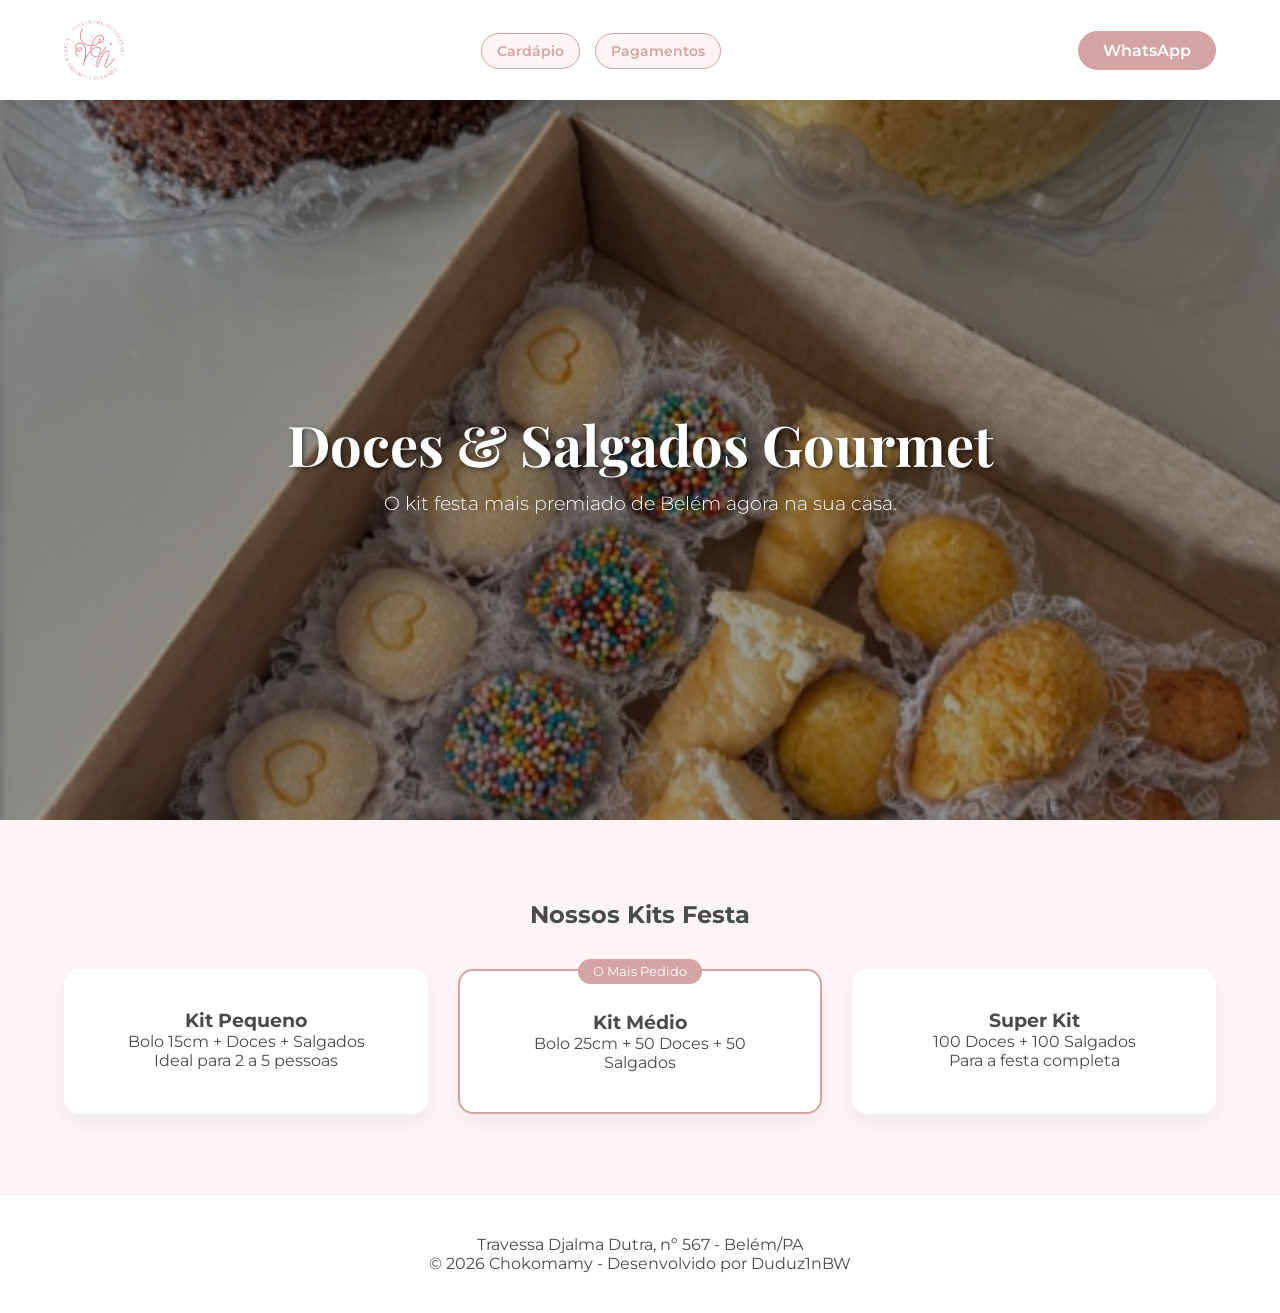
<file: index.html>
<!DOCTYPE html>
<html lang="pt-br">
<head>
    <meta charset="UTF-8">
    <meta name="viewport" content="width=device-width, initial-scale=1.0">
    <title>Chokomamy | Kits Festa em Belém</title>
    <link rel="icon" type="image/x-icon" href="favicon.ico">
    <link rel="stylesheet" href="style.css">
    <link href="https://fonts.googleapis.com/css2?family=Playfair+Display:wght@700&family=Montserrat:wght@300;400;600&display=swap" rel="stylesheet">
    <link href="https://unpkg.com/aos@2.3.1/dist/aos.css" rel="stylesheet">
</head>
<body>

    <header>
        <nav>
    <img src="logo.png" alt="Logo" class="logo">
    <ul class="nav-links">
        <li><a href="cardápio.html">Cardápio</a></li>
        <li><a href="pagamentos.html">Pagamentos</a></li>
    </ul>
    <a href="https://wa.me/5591988872787" class="btn-contato">WhatsApp</a>
</nav>

    </header>

    <section class="hero">
        <div class="hero-content" data-aos="fade-up">
            <h1>Doces & Salgados Gourmet</h1>
            <p>O kit festa mais premiado de Belém agora na sua casa.</p>
        </div>
    </section>

    <section class="kits">
        <h2 data-aos="fade-right">Nossos Kits Festa</h2>
        <div class="grid-kits">
            <div class="card" data-aos="zoom-in">
                <h3>Kit Pequeno</h3>
                <p>Bolo 15cm + Doces + Salgados</p>
                <span>Ideal para 2 a 5 pessoas</span>
            </div>
            <div class="card popular" data-aos="zoom-in" data-aos-delay="200">
                <h3>Kit Médio</h3>
                <p>Bolo 25cm + 50 Doces + 50 Salgados</p>
                <span class="badge">O Mais Pedido</span>
            </div>
            <div class="card" data-aos="zoom-in" data-aos-delay="400">
                <h3>Super Kit</h3>
                <p>100 Doces + 100 Salgados</p>
                <span>Para a festa completa</span>
            </div>
        </div>
    </section>

    <footer>
        <p>Travessa Djalma Dutra, nº 567 - Belém/PA</p>
        <p>© 2026 Chokomamy - Desenvolvido por Duduz1nBW</p>
    </footer>

    <script src="https://unpkg.com/aos@2.3.1/dist/aos.js"></script>
    <script>
        AOS.init({ duration: 1000, once: true });
    </script>
</body>
</html>
</file>
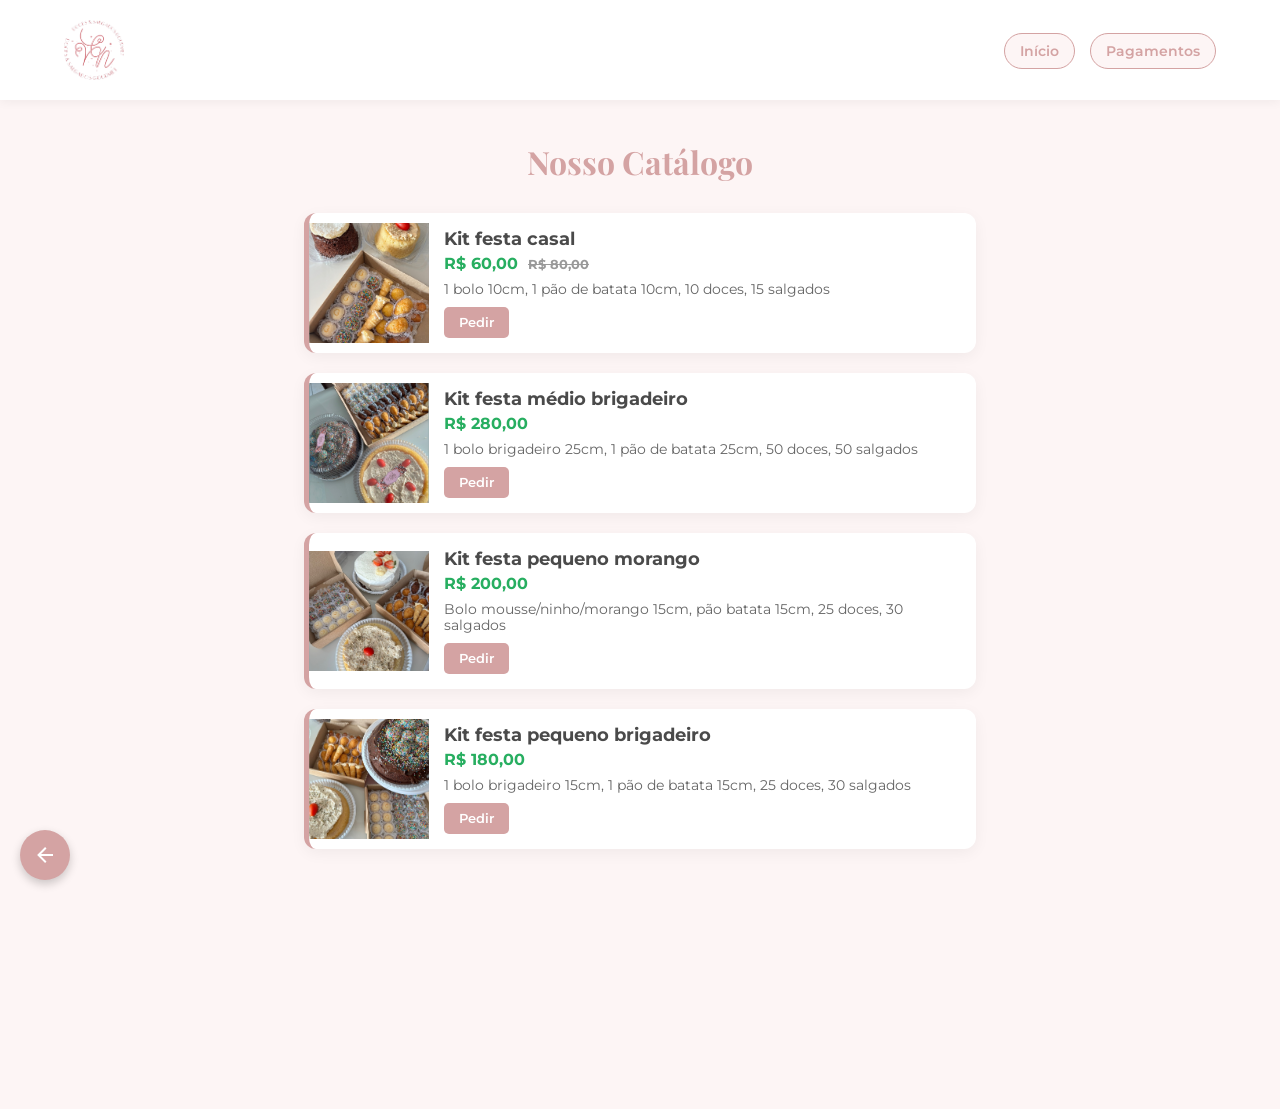
<file: cardápio.html>
<!DOCTYPE html>
<html lang="pt-br">
<head>
    <meta charset="UTF-8">
    <meta name="viewport" content="width=device-width, initial-scale=1.0">
    <title>Cardápio | Chokomamy</title>
    <link rel="stylesheet" href="style.css">
    <link href="https://fonts.googleapis.com/css2?family=Playfair+Display:wght@700&family=Montserrat:wght@300;400;600&display=swap" rel="stylesheet">
    <link href="https://unpkg.com/aos@2.3.1/dist/aos.css" rel="stylesheet">
</head>
<body>

    <header>
        <nav>
    <img src="logo.png" alt="Logo" class="logo">
    <ul class="nav-links">
        <li><a href="index.html">Início</a></li>
        <li><a href="pagamentos.html">Pagamentos</a></li>
    </ul>
</nav>

    </header>

    <main class="container-cardapio">
        <h1 data-aos="fade-down">Nosso Catálogo</h1>

       <div class="lista-itens">
    <div class="item-cardapio" data-aos="fade-up">
        <img src="kit-festa-casal.jpg" alt="Kit Casal">
        <div class="detalhes">
            <h3>Kit festa casal</h3>
            <p class="preco-tag">R$ 60,00 <span class="old-price">R$ 80,00</span></p>
            <ul><li>1 bolo 10cm, 1 pão de batata 10cm, 10 doces, 15 salgados</li></ul>
            <a href="https://wa.me/5591988872787?text=Quero o Kit Casal" class="btn-pedir">Pedir</a>
        </div>
    </div>

    <div class="item-cardapio" data-aos="fade-up">
        <img src="kit-festa-medio-brigadeiro.jpg" alt="Kit Médio">
        <div class="detalhes">
            <h3>Kit festa médio brigadeiro</h3>
            <p class="preco-tag">R$ 280,00</p>
            <ul><li>1 bolo brigadeiro 25cm, 1 pão de batata 25cm, 50 doces, 50 salgados</li></ul>
            <a href="https://wa.me/5591988872787?text=Quero o Kit Médio Brigadeiro" class="btn-pedir">Pedir</a>
        </div>
    </div>

    <div class="item-cardapio" data-aos="fade-up">
        <img src="kit-festa-pequeno-morango.jpg" alt="Kit Morango">
        <div class="detalhes">
            <h3>Kit festa pequeno morango</h3>
            <p class="preco-tag">R$ 200,00</p>
            <ul><li>Bolo mousse/ninho/morango 15cm, pão batata 15cm, 25 doces, 30 salgados</li></ul>
            <a href="https://wa.me/5591988872787?text=Quero o Kit Pequeno Morango" class="btn-pedir">Pedir</a>
        </div>
    </div>

    <div class="item-cardapio" data-aos="fade-up">
        <img src="kit-festa-pequeno-brigadeiro.jpg" alt="Kit Pequeno Brigadeiro">
        <div class="detalhes">
            <h3>Kit festa pequeno brigadeiro</h3>
            <p class="preco-tag">R$ 180,00</p>
            <ul><li>1 bolo brigadeiro 15cm, 1 pão de batata 15cm, 25 doces, 30 salgados</li></ul>
            <a href="https://wa.me/5591988872787?text=Quero o Kit Pequeno Brigadeiro" class="btn-pedir">Pedir</a>
        </div>
    </div>

    <div class="item-cardapio" data-aos="fade-up">
        <img src="kit-festa-pequeno.jpg" alt="Kit Pequeno">
        <div class="detalhes">
            <h3>Kit festa pequeno</h3>
            <p class="preco-tag">R$ 170,00</p>
            <ul><li>1 bolo casadinho 15cm, 1 pão de batata 15cm, 25 doces, 30 salgados</li></ul>
            <a href="https://wa.me/5591988872787?text=Quero o Kit Pequeno Tradicional" class="btn-pedir">Pedir</a>
        </div>
    </div>
</div>

    </main>

    <script src="https://unpkg.com/aos@2.3.1/dist/aos.js"></script>
    <script>AOS.init();</script>
    <a href="index.html" class="btn-voltar-fixo" title="Voltar ao Início">
    <svg viewBox="0 0 24 24" width="24" height="24"><path fill="currentColor" d="M20,11V13H8L13.5,18.5L12.08,19.92L4.16,12L12.08,4.08L13.5,5.5L8,11H20Z"></path></svg>
</a>

</body>
</html>
</file>
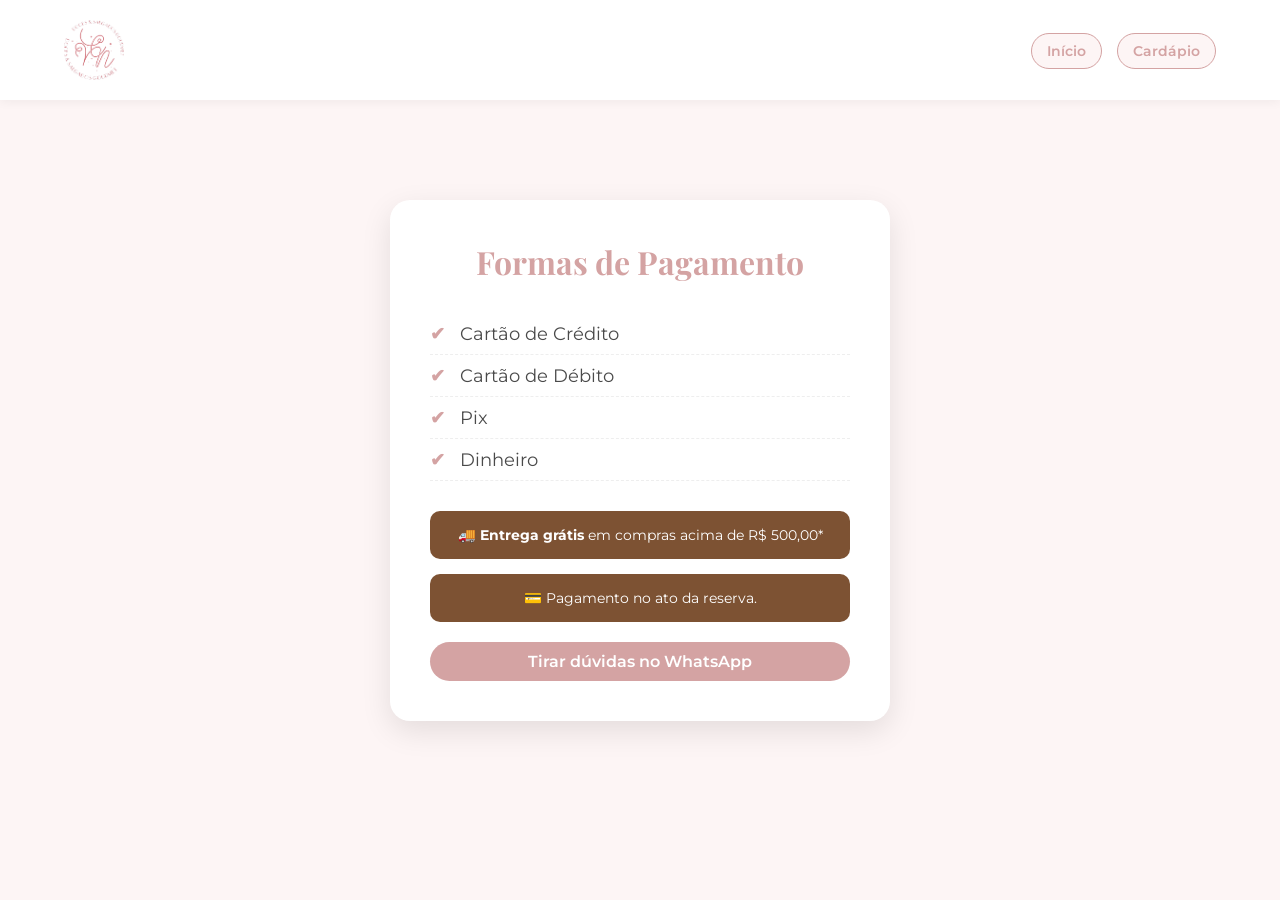
<file: pagamentos.html>
<!DOCTYPE html>
<html lang="pt-br">
<head>
    <meta charset="UTF-8">
    <meta name="viewport" content="width=device-width, initial-scale=1.0">
    <title>Pagamentos | Chokomamy</title>
    <link rel="stylesheet" href="style.css">
    <link href="https://fonts.googleapis.com/css2?family=Playfair+Display:wght@700&family=Montserrat:wght@300;400;600&display=swap" rel="stylesheet">
    <link href="https://unpkg.com/aos@2.3.1/dist/aos.css" rel="stylesheet">
</head>
<body>
    <header>
        <nav>
    <img src="logo.png" alt="Logo" class="logo">
    <ul class="nav-links">
        <li><a href="index.html">Início</a></li>
        <li><a href="cardápio.html">Cardápio</a></li>
    </ul>
</nav>

    </header>

    <main class="container-pagamento">
        <div class="card-pagamento" data-aos="zoom-in">
            <h1>Formas de Pagamento</h1>
            <ul class="lista-pagamentos">
                <li><span>✔</span> Cartão de Crédito</li>
                <li><span>✔</span> Cartão de Débito</li>
                <li><span>✔</span> Pix</li>
                <li><span>✔</span> Dinheiro</li>
            </ul>

            <div class="info-extra">
                <div class="info-box">
                    <p>🚚 <strong>Entrega grátis</strong> em compras acima de R$ 500,00*</p>
                </div>
                <div class="info-box">
                    <p>💳 Pagamento no ato da reserva.</p>
                </div>
            </div>
            <a href="https://wa.me/5591988872787" class="btn-contato" style="display:block; text-align:center; margin-top:20px;">Tirar dúvidas no WhatsApp</a>
        </div>
    </main>

    <script src="https://unpkg.com/aos@2.3.1/dist/aos.js"></script>
    <script>AOS.init();</script>
</body>
</html>
</file>
<file: style.css>
:root {
    --rosa-principal: #d4a3a3;
    --rosa-claro: #fdf5f5;
    --dourado: #c5a059;
    --texto: #4a4a4a;
}

* { margin: 0; padding: 0; box-sizing: border-box; }

body { font-family: 'Montserrat', sans-serif; color: var(--texto); background: var(--rosa-claro); }

header { padding: 20px 5%; background: #fff; position: sticky; top: 0; z-index: 100; box-shadow: 0 2px 10px rgba(0,0,0,0.05); }

nav { display: flex; justify-content: space-between; align-items: center; }

.logo { height: 60px; }

.btn-contato { 
    background: var(--rosa-principal); 
    color: white; 
    text-decoration: none; 
    padding: 10px 25px; 
    border-radius: 25px; 
    font-weight: 600;
    transition: 0.3s;
}

.hero { 
    height: 80vh; 
    /* Adiciona a imagem via CSS */
    background: linear-gradient(rgba(0,0,0,0.4), rgba(0,0,0,0.4)), url('hero-bg.jpg') center/cover no-repeat;
    display: flex; 
    align-items: center; 
    justify-content: center; 
    text-align: center; 
    color: white;
    width: 100%;
}

.hero-content h1 {
    font-family: 'Playfair Display', serif;
    font-size: 3.5rem;
    text-shadow: 2px 2px 4px rgba(0,0,0,0.5);
}

.hero-content p {
    font-size: 1.2rem;
    font-weight: 300;
}


.hero h1 { font-family: 'Playfair Display', serif; font-size: 3.5rem; margin-bottom: 10px; }

.kits { padding: 80px 5%; text-align: center; }

.grid-kits { display: grid; grid-template-columns: repeat(auto-fit, minmax(280px, 1fr)); gap: 30px; margin-top: 40px; }

.card { 
    background: white; padding: 40px; border-radius: 15px; 
    box-shadow: 0 10px 20px rgba(0,0,0,0.05); transition: 0.3s; 
}

.card:hover { transform: translateY(-10px); border: 1px solid var(--rosa-principal); }

.popular { border: 2px solid var(--rosa-principal); position: relative; }

.badge { background: var(--rosa-principal); color: white; padding: 5px 15px; border-radius: 20px; font-size: 0.8rem; position: absolute; top: -12px; left: 50%; transform: translateX(-50%); }

footer { padding: 40px; background: #fff; text-align: center; border-top: 1px solid #eee; }

.container-cardapio { padding: 40px 5%; max-width: 800px; margin: auto; }
.container-cardapio h1 { text-align: center; font-family: 'Playfair Display'; margin-bottom: 30px; color: var(--rosa-principal); }

.item-cardapio { 
    display: flex; background: white; margin-bottom: 20px; border-radius: 12px; 
    overflow: hidden; box-shadow: 0 4px 15px rgba(0,0,0,0.05); align-items: center;
}

.item-cardapio img { width: 120px; height: 120px; object-fit: cover; }
.detalhes { padding: 15px; flex: 1; }
.detalhes h3 { font-size: 1.1rem; margin-bottom: 5px; }
.preco-tag { color: #27ae60; font-weight: 700; margin-bottom: 8px; }
.old-price { text-decoration: line-through; color: #999; font-size: 0.8rem; margin-left: 5px; }
.detalhes ul { font-size: 0.85rem; color: #666; list-style: none; margin-bottom: 10px; }

.btn-pedir { 
    display: inline-block; background: var(--rosa-principal); color: white; 
    text-decoration: none; padding: 8px 15px; border-radius: 5px; font-size: 0.8rem; font-weight: 600;
}

/* Responsivo para celular */
@media (max-width: 600px) {
    .item-cardapio { flex-direction: column; text-align: center; }
    .item-cardapio img { width: 100%; height: 200px; }
}
/* Animação personalizada para o Hero */
@keyframes heroFadeIn {
    from {
        opacity: 0;
        transform: translateY(30px);
    }
    to {
        opacity: 1;
        transform: translateY(0);
    }
}

.hero { 
    height: 80vh; 
    background: linear-gradient(rgba(0,0,0,0.4), rgba(0,0,0,0.4)), url('hero-bg.jpg') center/cover no-repeat;
    display: flex; 
    align-items: center; 
    justify-content: center; 
    text-align: center; 
    color: white;
    width: 100%;
    
    /* Aplica a animação na seção inteira (imagem + texto) */
    animation: heroFadeIn 1.5s ease-out forwards;
}
.container-pagamento {
    display: flex;
    justify-content: center;
    align-items: center;
    min-height: 80vh;
    padding: 20px;
}

.card-pagamento {
    background: white;
    padding: 40px;
    border-radius: 20px;
    box-shadow: 0 10px 30px rgba(0,0,0,0.1);
    max-width: 500px;
    width: 100%;
    text-align: center;
}

.card-pagamento h1 {
    font-family: 'Playfair Display';
    color: var(--rosa-principal);
    margin-bottom: 30px;
}

.lista-pagamentos {
    list-style: none;
    text-align: left;
    margin-bottom: 30px;
}

.lista-pagamentos li {
    padding: 10px 0;
    border-bottom: 1px dashed #eee;
    font-size: 1.1rem;
}

.lista-pagamentos li span {
    color: var(--rosa-principal);
    margin-right: 10px;
    font-weight: bold;
}

.info-extra {
    display: flex;
    flex-direction: column;
    gap: 15px;
}

.info-box {
    background: #7d5233; /* Marrom da imagem que você mandou */
    color: white;
    padding: 15px;
    border-radius: 10px;
    font-size: 0.9rem;
}
.btn-voltar-fixo {
    position: fixed;
    bottom: 20px;
    left: 20px;
    background-color: var(--rosa-principal);
    color: white;
    width: 50px;
    height: 50px;
    border-radius: 50%;
    display: flex;
    align-items: center;
    justify-content: center;
    box-shadow: 0 4px 10px rgba(0,0,0,0.2);
    z-index: 1000;
    transition: 0.3s;
}

.btn-voltar-fixo:hover {
    transform: scale(1.1);
    background-color: #b38282;
}

/* Ajuste fino no cardápio para parecer app */
.item-cardapio {
    border-left: 5px solid var(--rosa-principal);
}
.nav-links {
    display: flex;
    gap: 15px;
    list-style: none;
    align-items: center;
}

.nav-links a {
    text-decoration: none;
    background: var(--rosa-claro);
    color: var(--rosa-principal);
    padding: 8px 15px;
    border-radius: 20px;
    font-weight: 600;
    font-size: 0.9rem;
    transition: 0.3s;
    border: 1px solid var(--rosa-principal);
}

.nav-links a:hover {
    background: var(--rosa-principal);
    color: white;
}
</file>
